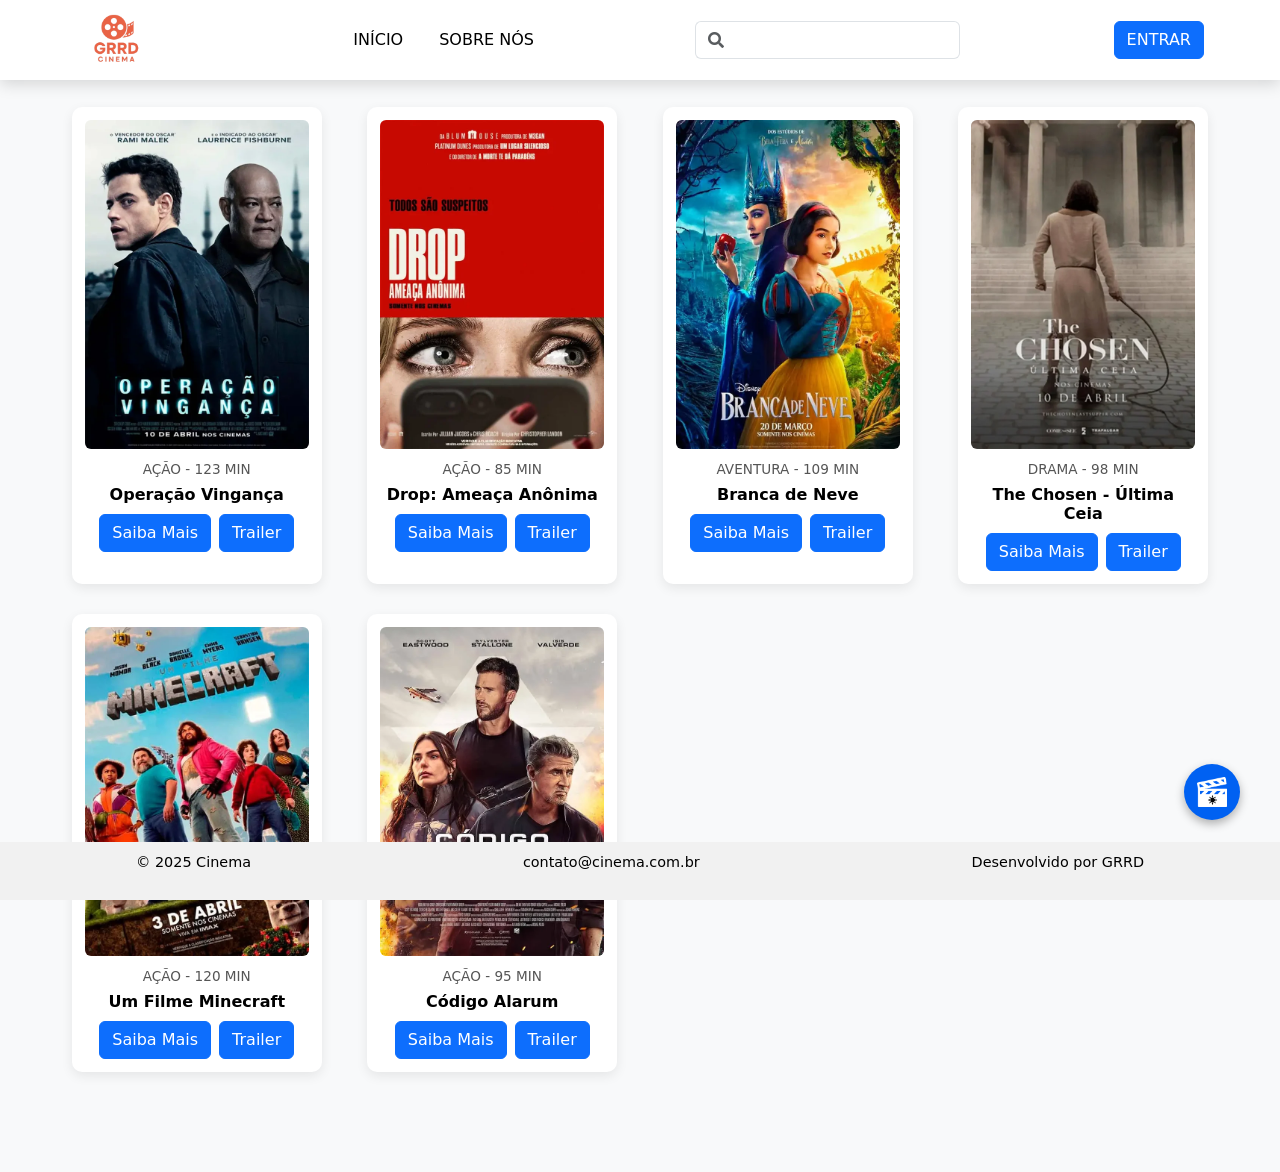
<file: index.html>
<!DOCTYPE html>
<html lang="pt-br">

<head>
    <meta charset="UTF-8">
    <meta name="viewport" content="width=device-width, initial-scale=1.0">
    <title>Página Inicial</title>
    <link rel="stylesheet" href="css/style.css">
    <link
        href="https://fonts.googleapis.com/css2?family=Golos+Text:wght@400..900&family=Inter:ital,opsz,wght@0,14..32,100..900;1,14..32,100..900&family=Roboto:ital,wght@0,100..900;1,100..900&display=swap"
        rel="stylesheet">
    <link href="https://cdnjs.cloudflare.com/ajax/libs/font-awesome/5.15.4/css/all.min.css" rel="stylesheet">
    <link href="https://cdn.jsdelivr.net/npm/bootstrap@5.3.6/dist/css/bootstrap.min.css" rel="stylesheet"
        integrity="sha384-4Q6Gf2aSP4eDXB8Miphtr37CMZZQ5oXLH2yaXMJ2w8e2ZtHTl7GptT4jmndRuHDT" crossorigin="anonymous">
    <script src="https://cdn.jsdelivr.net/npm/bootstrap@5.3.6/dist/js/bootstrap.bundle.min.js"
        integrity="sha384-j1CDi7MgGQ12Z7Qab0qlWQ/Qqz24Gc6BM0thvEMVjHnfYGF0rmFCozFSxQBxwHKO"
        crossorigin="anonymous"></script>
</head>

<!-- Modal de Trailer -->
<div class="modal fade" id="trailerModal" tabindex="-1" aria-labelledby="trailerModalLabel" aria-hidden="true">
  <div class="modal-dialog modal-dialog-centered modal-lg">
    <div class="modal-content">
      <div class="modal-header">
        <h5 class="modal-title" id="trailerModalLabel">Título do Filme</h5>
        <button type="button" class="btn-close" data-bs-dismiss="modal" aria-label="Fechar"></button>
      </div>
      <div class="modal-body">
        <div class="ratio ratio-16x9">
          <iframe id="trailerVideo" src="" title="Trailer" frameborder="0" allowfullscreen></iframe>
        </div>
      </div>
    </div>
  </div>
</div>

<body class="light">
    <nav class="navbar navbar-expand-lg navbar-light">
        <div class="container-fluid">
            <div class="logo">
                <a class="navbar-brand" href="#"><img src="img/logo.jpg" alt=""></a>
            </div>
            <div class="navbar-nav">
                <a class="nav-link active" aria-current="page" href="index.html">INÍCIO</a>
                <a class="nav-link" href="paginas/sobre.html">SOBRE NÓS</a>
            </div>
            <div class="pesquisa">
                <div class="input-group">
                    <span class="input-group-text bg-white border-end-0">
                        <i class="fas fa-search text-muted"></i>
                    </span>
                    <input type="text" id="barraPesquisa" class="form-control border-start-0">
                </div>
            </div>
            <div class="navbar-login">
                <a id="btnSessao" class="btn btn-primary" href="paginas/login.html">ENTRAR</a>
            </div>
        </div>
    </nav>

    <div id="listaFilmes">
        <div class="filme">
            <img src="img/operacaoVinganca.jpg" alt="">
            <p class="generoFilme">AÇÃO - 123 MIN</p>
            <h3 class="tituloFilme">Operação Vingança</h3>
            <div class="botoes">
                <a class="btn btn-primary" href="paginas/filme.html?filme=operacaoVinganca">
                    Saiba Mais
                </a>
                <a class="btn btn-primary btn-trailer" 
                href="#" 
                data-bs-toggle="modal" 
                data-bs-target="#trailerModal" 
                data-title="Operação Vingança" 
                data-video="https://www.youtube.com/embed/y3YWAXJKPes?si=y86_Ms9pcXZsXnTp">
                Trailer
                </a>
            </div>
        </div>
        <div class="filme">
            <img src="img/dropAmeacaAnonima.jpg" alt="">
            <p class="generoFilme">AÇÃO - 85 MIN</p>
            <h3 class="tituloFilme">Drop: Ameaça Anônima</h3>
            <div class="botoes">
                <a class="btn btn-primary" href="paginas/filme.html?filme=dropAmeacaAnonima">
                    Saiba Mais
                </a>
                <a class="btn btn-primary btn-trailer" 
                href="#" 
                data-bs-toggle="modal" 
                data-bs-target="#trailerModal" 
                data-title="Drop: Ameaça Anônima" 
                data-video="https://www.youtube.com/embed/dv-XeNIFvNA?si=c8zA20RLMJbRwyct">
                Trailer
                </a>
            </div>
        </div>
        <div class="filme">
            <img src="img/brancaDeNeve.jpg" alt="">
            <p class="generoFilme">AVENTURA - 109 MIN</p>
            <h3 class="tituloFilme">Branca de Neve</h3>
            <div class="botoes">
                <a class="btn btn-primary" href="paginas/filme.html?filme=brancaDeNeve">
                    Saiba Mais
                </a>
                <a class="btn btn-primary btn-trailer" 
                href="#" 
                data-bs-toggle="modal" 
                data-bs-target="#trailerModal" 
                data-title="Branca de Neve" 
                data-video="https://www.youtube.com/embed/X3o9GyKda1k?si=KLXh9nA4wl7O-NZ1">
                Trailer
                </a>
            </div>
        </div>
        <div class="filme">
            <img src="img/theChosenUltimaCeia.jpg" alt="">
            <p class="generoFilme">DRAMA - 98 MIN</p>
            <h3 class="tituloFilme">The Chosen - Última Ceia</h3>
            <div class="botoes">
                <a class="btn btn-primary" href="paginas/filme.html?filme=theChosenUltimaCeia">
                    Saiba Mais
                </a>
                <a class="btn btn-primary btn-trailer" 
                href="#" 
                data-bs-toggle="modal" 
                data-bs-target="#trailerModal" 
                data-title="The Chosen - Última Ceia" 
                data-video="https://www.youtube.com/embed/o519C3i0Jng?si=Ya9u-7YmFq5dsYBt">
                Trailer
                </a>
            </div>
        </div>
        <div class="filme">
            <img src="img/umFilmeMinecraft.jpg" alt="">
            <p class="generoFilme">AÇÃO - 120 MIN</p>
            <h3 class="tituloFilme">Um Filme Minecraft</h3>
            <div class="botoes">
                <a class="btn btn-primary" href="paginas/filme.html?filme=umFilmeMinecraft">
                    Saiba Mais
                </a>
                <a class="btn btn-primary btn-trailer" 
                href="#" 
                data-bs-toggle="modal" 
                data-bs-target="#trailerModal" 
                data-title="Um Filme Minecraft" 
                data-video="https://www.youtube.com/embed/3IVPHxs4NoM?si=ByHmcNDvFjlYY84a">
                Trailer
                </a>
            </div>
        </div>
        <div class="filme">
            <img src="img/codigoAlarum.jpg" alt="">
            <p class="generoFilme">AÇÃO - 95 MIN</p>
            <h3 class="tituloFilme">Código Alarum</h3>
            <div class="botoes">
                <a class="btn btn-primary" href="paginas/filme.html?filme=codigoAlarum">
                    Saiba Mais
                </a>
                <a class="btn btn-primary btn-trailer" 
                href="#" 
                data-bs-toggle="modal" 
                data-bs-target="#trailerModal" 
                data-title="Código Alarum" 
                data-video="https://www.youtube.com/embed/bnjaf3slscs?si=5Nra099O34oi7QaP">
                Trailer
                </a>
            </div>
        </div>
    </div>

    <div id="toggle-theme-btn">
        <img class="toggle-theme" style="width: 30px;" src="img/DARK_MODE.png">
    </div>

    <footer>
        <p>&#169 2025 Cinema </p>
        <p>contato@cinema.com.br</p>
        <p>Desenvolvido por GRRD</p>
    </footer>

    <script>
        const toggleThemeBtn = document.querySelector('.toggle-theme');
        const body = document.body;
        const barraPesquisa = document.getElementById('barraPesquisa');
        const filmes = document.querySelectorAll('.filme');
        const trailerModal = document.getElementById('trailerModal');
        const trailerTitle = document.getElementById('trailerModalLabel');
        const trailerVideo = document.getElementById('trailerVideo');

        document.querySelectorAll('.btn-trailer').forEach(button => {
            button.addEventListener('click', () => {
                const title = button.getAttribute('data-title');
                const video = button.getAttribute('data-video');

                trailerTitle.textContent = title;
                trailerVideo.src = video + '?autoplay=1';
            });
        });

        trailerModal.addEventListener('hidden.bs.modal', () => {
            trailerVideo.src = '';
        });

        barraPesquisa.addEventListener('input', () => {
            const termo = barraPesquisa.value.toLowerCase();

            filmes.forEach(filme => {
                const titulo = filme.querySelector('.tituloFilme').textContent.toLowerCase();
                filme.style.display = titulo.includes(termo) ? 'block' : 'none';
            });
        });

        const temaSalvo = localStorage.getItem('tema');
        if (temaSalvo) {
            body.classList.add(temaSalvo);
        } else {
            body.classList.add('light');
        }

        const updateImage = () => {
            if (localStorage.getItem('tema') == 'light') {
                toggleThemeBtn.src = 'img/DARK_MODE.png';
            } else {
                toggleThemeBtn.src = 'img/Light_Mode.png';
            }
        };


        toggleThemeBtn.addEventListener('click', function () {
            if (body.classList.contains('dark')) {
                body.classList.remove('dark');
                body.classList.add('light');
                localStorage.setItem('tema', 'light');
            } else {
                body.classList.remove('light');
                body.classList.add('dark');
                localStorage.setItem('tema', 'dark');
            }

            updateImage();
        });

        updateImage();
    </script>

    <script src="script/sessaoAtiva.js"></script>
</body>

</html>
</file>
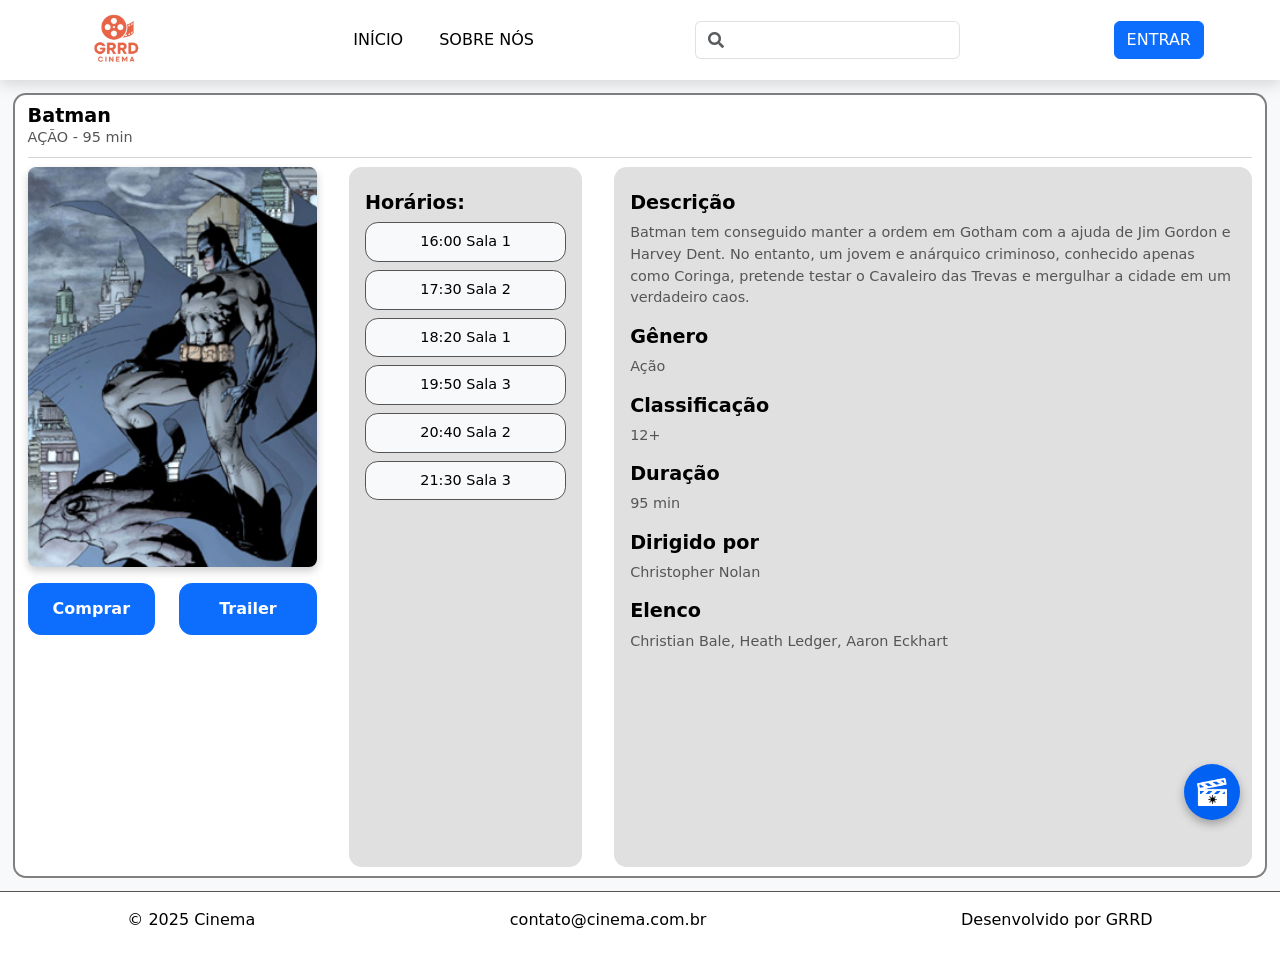
<file: paginas/filme.html>
<!DOCTYPE html>
<html lang="pt-br">

<head>
    <meta charset="UTF-8">
    <meta name="viewport" content="width=device-width, initial-scale=1.0">
    <title id="title">Document</title>
    <link rel="stylesheet" href="../css/style_filme.css">
    <link
        href="https://fonts.googleapis.com/css2?family=Golos+Text:wght@400..900&family=Inter:ital,opsz,wght@0,14..32,100..900;1,14..32,100..900&family=Roboto:ital,wght@0,100..900;1,100..900&display=swap"
        rel="stylesheet">
    <link href="https://cdnjs.cloudflare.com/ajax/libs/font-awesome/5.15.4/css/all.min.css" rel="stylesheet">
    <link href="https://cdn.jsdelivr.net/npm/bootstrap@5.3.6/dist/css/bootstrap.min.css" rel="stylesheet"
        integrity="sha384-4Q6Gf2aSP4eDXB8Miphtr37CMZZQ5oXLH2yaXMJ2w8e2ZtHTl7GptT4jmndRuHDT" crossorigin="anonymous">
    <script src="https://cdn.jsdelivr.net/npm/bootstrap@5.3.6/dist/js/bootstrap.bundle.min.js"
        integrity="sha384-j1CDi7MgGQ12Z7Qab0qlWQ/Qqz24Gc6BM0thvEMVjHnfYGF0rmFCozFSxQBxwHKO"
        crossorigin="anonymous"></script>
</head>

<!-- Modal de Trailer -->
<div class="modal fade" id="trailerModal" tabindex="-1" aria-labelledby="trailerModalLabel" aria-hidden="true">
  <div class="modal-dialog modal-dialog-centered modal-lg">
    <div class="modal-content">
      <div class="modal-header">
        <h5 class="modal-title" id="trailerModalLabel">Título do Filme</h5>
        <button type="button" class="btn-close" data-bs-dismiss="modal" aria-label="Fechar"></button>
      </div>
      <div class="modal-body">
        <div class="ratio ratio-16x9">
          <iframe id="trailerVideo" src="" title="Trailer" frameborder="0" allowfullscreen></iframe>
        </div>
      </div>
    </div>
  </div>
</div>

<body class="light">

    <body class="light">
        <nav class="navbar navbar-expand-lg navbar-light">
            <div class="container-fluid">
                <div class="logo">
                    <a class="navbar-brand" href="../index.html"><img src="../img/logo.jpg" alt=""></a>
                </div>
                <div class="navbar-nav">
                    <a class="nav-link active" aria-current="page" href="../index.html">INÍCIO</a>
                    <a class="nav-link" href="sobre.html">SOBRE NÓS</a>
                </div>
                <div class="pesquisa">
                    <div class="input-group">
                        <span class="input-group-text bg-white border-end-0">
                            <i class="fas fa-search text-muted"></i>
                        </span>
                        <input type="text" id="barraPesquisa" class="form-control border-start-0">
                    </div>
                </div>
                <div class="navbar-login">
                    <a id="btnSessao" class="btn btn-primary" href="login.html">ENTRAR</a>
                </div>
            </div>
        </nav>

        <section>
            <h2 id="nomeFilme" class="titulo">Batman</h2>
            <p id="generoEDuracao" class="informacao">AÇÃO - 95 min</p>
            <hr>
            <div id="divFilme">
                <div id="divImagem">
                    <img id="imgFilme" src="../img/batman.jpg" alt="">
                    <div id="divBotoes">
                        <a id="btnComprar" href="">
                            <button class="btn btn-primary me-2">Comprar</button>
                        </a>
                        <a class="btn btn-primary btn-trailer" 
                        href="#" 
                        data-bs-toggle="modal" 
                        data-bs-target="#trailerModal">
                        Trailer
                        </a>
                    </div>
                </div>

                <div id="divHorario">
                    <h2 class="titulo">Horários:</h2>
                    <button class="sessao">16:00 Sala 1</button>
                    <button class="sessao">17:30 Sala 2</button>
                    <button class="sessao">18:20 Sala 1</button>
                    <button class="sessao">19:50 Sala 3</button>
                    <button class="sessao">20:40 Sala 2</button>
                    <button class="sessao">21:30 Sala 3</button>
                </div>

                <div id="divDescricao">
                    <h2 class="titulo">Descrição</h2>
                    <p id="sinopseFilme" class="informacao">Batman tem conseguido manter a ordem em Gotham com a ajuda
                        de Jim Gordon e Harvey Dent. No entanto, um jovem e anárquico criminoso, conhecido apenas como
                        Coringa, pretende testar o Cavaleiro das Trevas e mergulhar a cidade em um verdadeiro caos.</p>
                    <h2 class="titulo">Gênero</h2>
                    <p id="generoFilme" class="informacao">Ação</p>
                    <h2 class="titulo">Classificação</h2>
                    <p id="classificacaoFilme" class="informacao">12+</p>
                    <h2 class="titulo">Duração</h2>
                    <p id="duracaoFilme" class="informacao">95 min</p>
                    <h2 class="titulo">Dirigido por</h2>
                    <p id="direcaoFilme" class="informacao">Christopher Nolan</p>
                    <h2 class="titulo">Elenco</h2>
                    <p id="elencoFilme" class="informacao">Christian Bale, Heath Ledger, Aaron Eckhart</p>
                </div>
            </div>
        </section>

        <div id="toggle-theme-btn">
            <img class="toggle-theme" style="width: 30px;" src="../img/DARK_MODE.png">
        </div>

        <footer>
            <p>&#169 2025 Cinema </p>
            <p>contato@cinema.com.br</p>
            <p>Desenvolvido por GRRD</p>
        </footer>

        <script>
            const toggleThemeBtn = document.querySelector('.toggle-theme');
            const body = document.body;
            const barraPesquisa = document.getElementById('barraPesquisa');
            const filmes = document.querySelectorAll('.filme');

            barraPesquisa.addEventListener('input', () => {
                const termo = barraPesquisa.value.toLowerCase();

                filmes.forEach(filme => {
                    const titulo = filme.querySelector('.tituloFilme').textContent.toLowerCase();
                    filme.style.display = titulo.includes(termo) ? 'block' : 'none';
                });
            });

            const temaSalvo = localStorage.getItem('tema');
            if (temaSalvo) {
                body.classList.add(temaSalvo);
            } else {
                body.classList.add('light');
            }

            const updateImage = () => {
                if (localStorage.getItem('tema') == 'light') {
                    toggleThemeBtn.src = '../img/DARK_MODE.png';
                } else {
                    toggleThemeBtn.src = '../img/Light_Mode.png';
                }
            };

            toggleThemeBtn.addEventListener('click', function () {
                if (body.classList.contains('dark')) {
                    body.classList.remove('dark');
                    body.classList.add('light');
                    localStorage.setItem('tema', 'light');
                } else {
                    body.classList.remove('light');
                    body.classList.add('dark');
                    localStorage.setItem('tema', 'dark');
                }

                updateImage();
            });

            updateImage();
        </script>
        <script src="../script/filme.js"></script>
        <script src="../script/sessaoAtiva.js"></script>
    </body>

</html>
</file>
<file: css/style.css>
:root {
    --light-background-color: #f8f9fa;
    --dark-background-color: #0d1117;
    --primary-color: #0061F2;
    --primary-color-hover: #004BBB;
    --light-card-bg: #ffffff;
    --dark-card-bg: #1e1e1e;
    --light-text: #000000;
    --dark-text: #ffffff;
    --secondary-text-light: #555555;
    --secondary-text-dark: #c4c4c4;
}

/* ===== Reset geral ===== */
html, body {
    margin: 0;
    padding: 0;
    font-family: 'Inter', sans-serif;
    transition: background-color 0.3s, color 0.3s;
}

/* ===== Temas ===== */
body.light {
    background-color: var(--light-background-color);
    color: var(--light-text);
}

body.dark {
    background-color: var(--dark-background-color);
    color: var(--dark-text);
}

/* ===== Navbar ===== */
nav {
    height: 80px;
    padding: 0 20px;
}

.navbar {
    display: flex;
    align-items: center;
    justify-content: space-between;
    --bs-navbar-padding-x: 4rem !important;
    box-shadow: 0px 4px 15px rgba(0, 0, 0, 0.15);
    background-color: var(--light-card-bg);
    transition: background-color 0.3s;
}

nav .container-fluid {
    display: flex;
    
}

body.dark .navbar {
    background-color: var(--dark-card-bg);
}

.navbar-brand,
.navbar-brand img {
    height: 80px;
}

.navbar-nav .nav-link {
    font-weight: 500;
    margin-left: 20px;
    transition: color 0.3s;
}

body.light .navbar-nav .nav-link {
    color: var(--light-text);
}

body.dark .navbar-nav .nav-link {
    color: var(--dark-text);
}

.navbar-nav .nav-link:hover {
    color: var(--primary-color);
}

/* ===== Modal ==== */
body.dark .modal-content{
    color: white !important;
    background-color: var(--dark-card-bg) !important;
}

body.dark .modal-content .btn-close{
    color: white !important;
    background-color: white !important;
}


/* ===== Botão de alternar tema ===== */
#toggle-theme-btn {
    position: fixed;
    display: flex;
    justify-content: center;
    align-items: center;
    width: 3.5rem;
    height: 3.5rem;
    background-color: var(--primary-color);
    border-radius: 50%;
    margin: 0px 10px;
    bottom: 80px;
    right: 30px;
    box-shadow: 0px 4px 10px rgba(0, 0, 0, 0.3);
}

.toggle-theme {
    cursor: pointer;
    width: 30px;
    height: 30px;
}

/* ===== Lista de Filmes ===== */
#listaFilmes {
    display: grid;
    grid-template-columns: repeat(auto-fill, minmax(250px, 1fr));
    gap: 30px;
    padding: 3vh 5vw;
    padding-bottom: 100px;
    justify-items: center;
}

/* ===== Card de Filme ===== */
.filme {
    background-color: var(--light-card-bg);
    border-radius: 10px;
    padding: 1vw;
    width: 100%;
    max-width: 250px;
    display: flex;
    flex-direction: column;
    align-items: center;
    box-shadow: 0 4px 12px rgba(0, 0, 0, 0.08);
    transition: transform 0.2s;
}

.filme:hover {
    transform: scale(1.02);
}

body.dark .filme {
    background-color: var(--dark-card-bg);
}

.filme img {
    width: 100%;
    height: auto;
    border-radius: 6px;
    object-fit: cover;
    margin-bottom: 10px;
}

.tituloFilme {
    font-size: 1rem;
    font-weight: bold;
    text-align: center;
    margin-bottom: 10px;
}

.generoFilme {
    font-size: 0.85rem;
    margin-bottom: 5px;
}

body.light .generoFilme {
    color: var(--secondary-text-light);
}

body.dark .generoFilme {
    color: var(--secondary-text-dark);
}

/* ===== Botões do Card ===== */
.botoes {
    display: flex;
    gap: 8px;
}

.botoes a {
    text-decoration: none;
}

.botaoFilme {
    border: none;
    padding: 0.6rem 1rem;
    font-size: 0.85rem;
    border-radius: 6px;
    cursor: pointer;
    background-color: var(--primary-color);
    color: #fff;
    transition: background-color 0.3s, color 0.3s;
}

.botaoFilme:hover {
    background-color: var(--primary-color-hover);
}

/* ===== Footer ===== */
footer {
    position: fixed;
    bottom: 0;
    width: 100vw;
    padding: 10px 0;
    display: flex;
    justify-content: space-around;
    font-size: 0.9rem;
    transition: background-color 0.3s, color 0.3s;
}

body.light footer {
    background-color: #f1f1f1;
    color: var(--light-text);
}

body.dark footer {
    background-color: #1b1b1b;
    color: var(--dark-text);
}
</file>
<file: css/style_filme.css>
:root {
    --light-background-color: #f8f9fa;
    --dark-background-color: #0d1117;
    --primary-color: #0061F2;
    --primary-color-hover: #004BBB;
    --light-card-bg: #ffffff;
    --dark-card-bg: #1e1e1e;
    --light-text: #000000;
    --dark-text: #ffffff;
    --secondary-text-light: #555555;
    --secondary-text-dark: #c4c4c4;
    --hover-light: #e9ecef;
    --hover-dark: #2d333b;
    --selected-color: #0061F2;
    --selected-text: #ffffff;
    --disabled-color: #6c757d;
}

/* ===== Reset geral ===== */
html, body {
    margin: 0;
    padding: 0;
    font-family: 'Inter', sans-serif;
    transition: background-color 0.3s, color 0.3s;
    height: 100%;
}

/* ===== Temas ===== */
body.light {
    background-color: var(--light-background-color);
    color: var(--light-text);
}

body.dark {
    background-color: var(--dark-background-color);
    color: var(--dark-text);
}

/* ===== Layout Principal ===== */
body {
    display: flex;
    flex-direction: column;
    min-height: 100vh;
}

/* ===== Modal ==== */
body.dark .modal-content{
    color: white !important;
    background-color: var(--dark-card-bg) !important;
}

body.dark .modal-content .btn-close{
    color: white !important;
    background-color: white !important;
}

/* ===== Navbar ===== */
nav {
    height: 80px;
    padding: 0 20px;
    flex-shrink: 0;
}

.navbar {
    display: flex;
    align-items: center;
    justify-content: space-between;
    --bs-navbar-padding-x: 4rem !important;
    box-shadow: 0px 4px 15px rgba(0, 0, 0, 0.15);
    background-color: var(--light-card-bg);
    transition: background-color 0.3s;
}

body.dark .navbar {
    background-color: var(--dark-card-bg);
}

.navbar-brand,
.navbar-brand img {
    height: 80px;
}

.navbar-nav .nav-link {
    font-weight: 500;
    margin-left: 20px;
    transition: color 0.3s;
}

body.light .navbar-nav .nav-link {
    color: var(--light-text);
}

body.dark .navbar-nav .nav-link {
    color: var(--dark-text);
}

.navbar-nav .nav-link:hover {
    color: var(--primary-color);
}

/* ===== Conteúdo Principal ===== */
section {
    margin: 1vw;
    padding: 1vh 1vw;
    border: solid .2vw gray;
    border-radius: 1vw;
    transition: background-color 0.3s, color 0.3s;
    flex-grow: 1;
    display: flex;
    flex-direction: column;
}

body.light section {
    background-color: var(--light-card-bg);
    color: var(--light-text);
}

body.dark section {
    background-color: var(--dark-card-bg);
    color: var(--dark-text);
}

section #generoEDuracao, section #nomeFilme {
    margin: 0;
}

section hr {
    margin: 1vh 0;
    border-color: var(--secondary-text-light);
}

body.dark section hr {
    border-color: var(--secondary-text-dark);
}

/* ===== Container do Filme ===== */
#divFilme {
    display: flex;
    gap: 2rem;
    flex-grow: 1;
    min-height: 0;
    min-height: calc(100vh - 200px); /* Ajuste conforme necessário */
}

/* ===== Seção da Imagem ===== */
#divImagem {
    width: 25%;
    display: flex;
    flex-direction: column;
    gap: 1rem;
}

#imgFilme {
    width: 100%;
    height: auto;
    max-height: 400px;
    object-fit: cover;
    border-radius: 8px;
    box-shadow: 0 4px 8px rgba(0, 0, 0, 0.2);
}

#divBotoes {
    display: flex;
    gap: 1rem;
    justify-content: center;
}

#divBotoes .btn {
    padding: 0.8rem 1.5rem;
    font-weight: 600;
    border-radius: 0.8rem;
    transition: all 0.2s ease;
    flex: 1;
}

/* ===== Seção de Horários ===== */
#divHorario {
    width: 20%;
    padding: 1rem;
    border-radius: 0.8rem;
    transition: background-color 0.3s;
    overflow-y: auto;
    max-height: 100%;
}

body.light #divHorario {
    background-color: #e0e0e0;
    border: none;
}

body.dark #divHorario {
    background-color: var(--hover-dark);
}

.sessao {
    margin: 0.5rem 0;
    padding: 0.5rem 1rem;
    font-size: 0.9rem;
    border: none;
    border-radius: 0.8rem;
    font-weight: 500;
    cursor: pointer;
    transition: all 0.2s ease;
    display: block;
    width: 100%;
    text-align: center;
}

body.light .sessao {
    background-color: var(--light-background-color);
    color: var(--light-text);
    border: 1px solid var(--secondary-text-light);
}

body.dark .sessao {
    background-color: var(--dark-card-bg);
    color: var(--dark-text);
    border: 1px solid var(--secondary-text-dark);
}

body.light .sessao:hover {
    background-color: var(--hover-light);
}

body.dark .sessao:hover {
    background-color: var(--hover-dark);
}

.sessao.ativo {
    background-color: var(--selected-color) !important;
    color: var(--selected-text) !important;
    border-color: var(--selected-color) !important;
}

/* ===== Seção de Descrição ===== */
#divDescricao {
    width: 55%;
    padding: 1rem;
    border-radius: 0.8rem;
    transition: background-color 0.3s;
    overflow-y: auto;
    max-height: 100%;
}

body.light #divDescricao {
    background-color: #e0e0e0;
    border: none;
}

body.dark #divDescricao {
    background-color: var(--hover-dark);
}

.titulo {
    font-size: 1.2rem;
    margin: 0.5rem 0;
    font-weight: bold;
}

.informacao {
    font-size: 0.9rem;
    margin-bottom: 1rem;
    color: var(--secondary-text-light);
}

body.dark .informacao {
    color: var(--secondary-text-dark);
}

/* ===== Footer ===== */
footer {
    padding: 1rem 0;
    transition: background-color 0.3s, color 0.3s;
    flex-shrink: 0;
    display: flex;
    justify-content: space-around;
}

body.light footer {
    background-color: var(--light-card-bg);
    color: var(--light-text);
    border-top: 1px solid var(--secondary-text-light);
}

body.dark footer {
    background-color: var(--dark-card-bg);
    color: var(--dark-text);
    border-top: 1px solid var(--secondary-text-dark);
}

/* ===== Botão de alternar tema ===== */
#toggle-theme-btn {
    position: fixed;
    display: flex;
    justify-content: center;
    align-items: center;
    width: 3.5rem;
    height: 3.5rem;
    background-color: var(--primary-color);
    border-radius: 50%;
    margin: 0px 10px;
    bottom: 80px;
    right: 30px;
    box-shadow: 0px 4px 10px rgba(0, 0, 0, 0.3);
    cursor: pointer;
    transition: background-color 0.3s;
    z-index: 1000;
}

#toggle-theme-btn:hover {
    background-color: var(--primary-color-hover);
}

/* ===== Responsividade ===== */
@media (max-width: 1200px) {
    #divFilme {
        flex-direction: column;
    }
    
    #divImagem, #divHorario, #divDescricao {
        width: 100%;
    }
    
    #imgFilme {
        max-height: 300px;
    }
    
    #divBotoes {
        flex-direction: column;
    }
}
</file>
